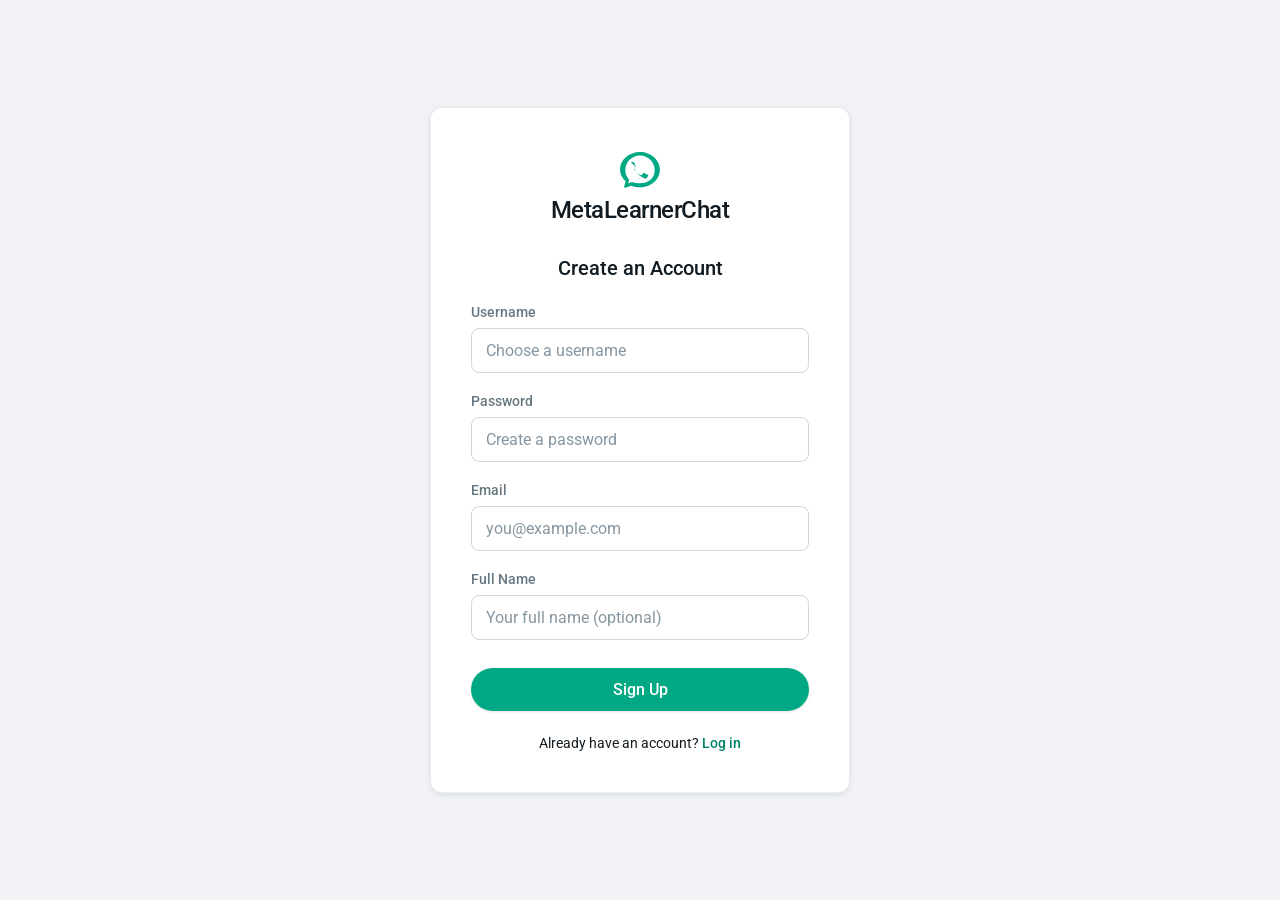
<file: frontend/create_user.html>
<!DOCTYPE html>
<html lang="en">
  <head>
    <meta charset="UTF-8" />
    <meta name="viewport" content="width=device-width, initial-scale=1.0" />
    <title>MetaLearnerChat — Create Account</title>
    <meta name="description" content="Create a new account on MetaLearnerChat." />
    <link rel="icon" type="image/x-icon" href="images/favicon.png" />
    <link rel="stylesheet" href="style.css" />
  </head>
  <body>
    <div class="auth-card">
      <div class="brand">
        <!-- SVG replacing the generic glowing emoji -->
        <svg class="brand-logo" style="width: 48px; height: 48px; margin: 0 auto; display: block; fill: var(--wa-green);" viewBox="0 0 24 24">
          <path d="M12 2C6.48 2 2 5.92 2 10.76c0 2.25 1.05 4.3 2.8 5.86l-.73 2.7c-.1.35.2.66.54.54l3.1-1c1.28.52 2.72.82 4.25.82 5.52 0 10-3.92 10-8.76S17.52 2 12 2zm0 15.68c-1.35 0-2.65-.26-3.83-.73l-2.07.67.48-1.8c-1.2-1.2-1.92-2.84-1.92-4.66C4.66 7 7.95 3.8 12 3.8s7.34 3.2 7.34 7.36-3.29 6.52-7.34 6.52zM9.55 9.07c-.15.42-.3.9-.3 1.05 0 .2.02.42.12.6.28.52 1.02 1.74 2.15 2.74 1.45 1.28 2.58 1.62 3.12 1.8.2.06.45.04.6-.08.23-.2.52-.64.7-1 .18-.36.18-.68.12-.74-.06-.06-.2-.1-.44-.22s-1.33-.65-1.54-.73c-.2-.08-.34-.1-.5.1-.14.2-.6.73-.72.88-.13.16-.26.18-.5.06-.24-.12-1-.37-1.93-1.2-.73-.65-1.2-1.46-1.34-1.7-.13-.24-.01-.38.1-.5.1-.12.23-.28.34-.43.12-.13.17-.23.23-.38s.04-.28-.02-.4c-.06-.12-.48-1.15-.65-1.58-.17-.4-.36-.35-.5-.36h-.4c-.16 0-.44.06-.66.3zm0 0"/>
        </svg>
        <div class="brand-name">MetaLearnerChat</div>
      </div>

      <div class="card-title">Create an Account</div>

      <form id="userForm">
        <div class="form-group">
          <label for="username">Username</label>
          <input
            type="text"
            id="username"
            name="username"
            placeholder="Choose a username"
            autocomplete="username"
            required
          />
        </div>
        <div class="form-group">
          <label for="password">Password</label>
          <input
            type="password"
            id="password"
            name="password"
            placeholder="Create a password"
            autocomplete="new-password"
            required
          />
        </div>
        <div class="form-group">
          <label for="email">Email</label>
          <input
            type="email"
            id="email"
            name="email"
            placeholder="you@example.com"
            autocomplete="email"
            required
          />
        </div>
        <div class="form-group">
          <label for="full_name">Full Name</label>
          <input
            type="text"
            id="full_name"
            name="full_name"
            placeholder="Your full name (optional)"
            autocomplete="name"
          />
        </div>
        <button type="submit" class="btn-primary">Sign Up</button>
      </form>

      <div class="auth-footer">
        Already have an account? 
        <a href="http://127.0.0.1/login.html" class="btn-ghost">Log in</a>
      </div>
    </div>

    <script>
      const BaseUrl = "http://127.0.0.1:8000";
      const FrontBaseUrl = "http://127.0.0.1";

      document.getElementById("userForm").addEventListener("submit", function (event) {
        event.preventDefault();
        const formData = new FormData(document.getElementById("userForm"));
        fetch(BaseUrl + "/user/create", {
          method: "POST",
          headers: { "Content-Type": "application/json" },
          body: JSON.stringify(Object.fromEntries(formData)),
        })
          .then((response) => {
            if (response.ok) return response.json();
            else throw new Error("Failed to create user");
          })
          .then((data) => {
            alert("Account created successfully! You can now log in.");
            window.location.href = FrontBaseUrl + "/login.html";
          })
          .catch((error) => {
            alert(
              "There was a problem creating your account. Username and email must be unique."
            );
          });
      });
    </script>
  </body>
</html>
</file>
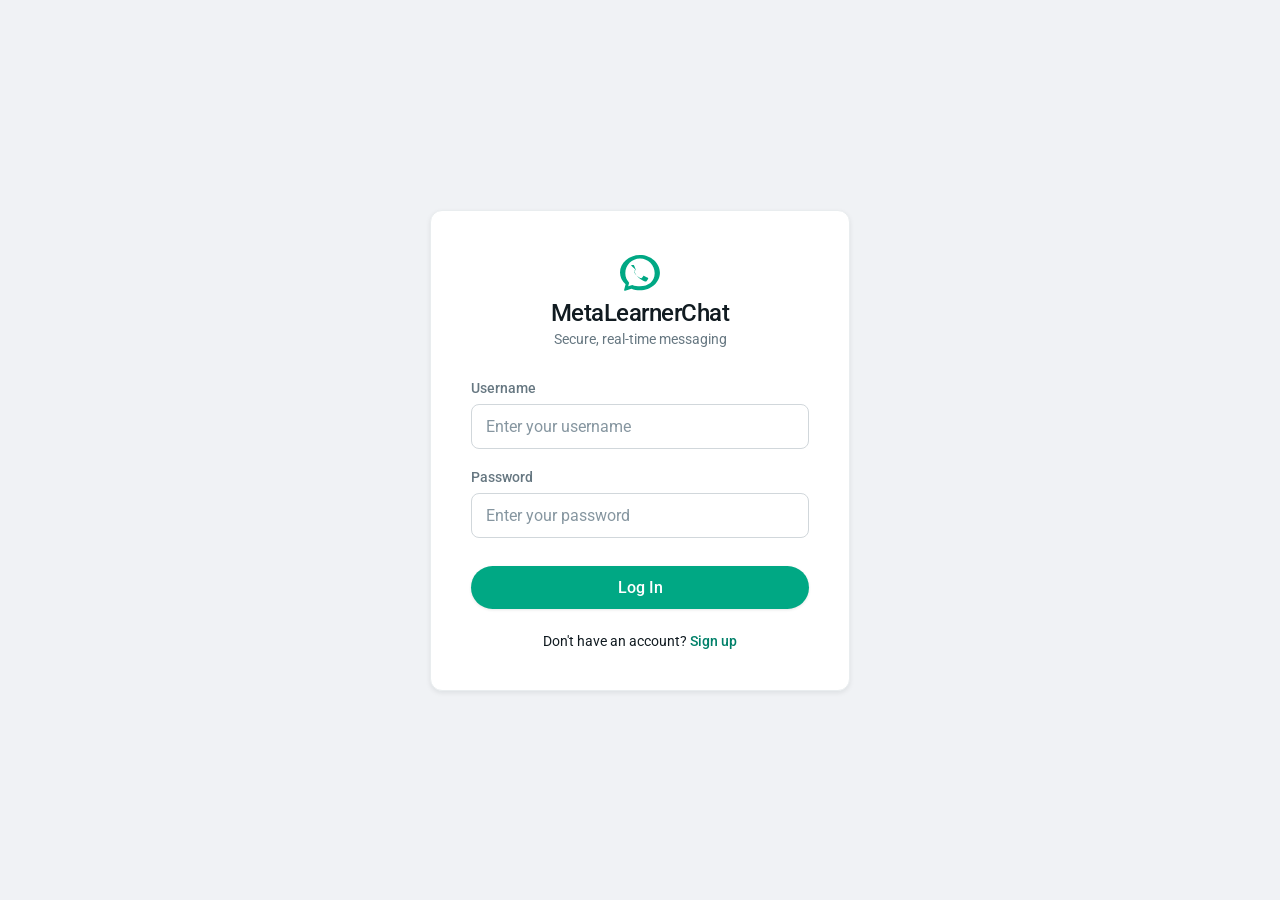
<file: frontend/login.html>
<!DOCTYPE html>
<html lang="en">
  <head>
    <meta charset="UTF-8" />
    <meta name="viewport" content="width=device-width, initial-scale=1.0" />
    <title>MetaLearnerChat — Login</title>
    <meta name="description" content="Sign in to MetaLearnerChat, the real-time WebSocket chat platform." />
    <link rel="icon" type="image/x-icon" href="images/favicon.png" />
    <link rel="stylesheet" href="style.css" />
  </head>
  <body>
    <div class="auth-card">
      <div class="brand">
        <!-- SVG replacing the generic glowing emoji -->
        <svg class="brand-logo" style="width: 48px; height: 48px; margin: 0 auto; display: block; fill: var(--wa-green);" viewBox="0 0 24 24">
          <path d="M12 2C6.48 2 2 5.92 2 10.76c0 2.25 1.05 4.3 2.8 5.86l-.73 2.7c-.1.35.2.66.54.54l3.1-1c1.28.52 2.72.82 4.25.82 5.52 0 10-3.92 10-8.76S17.52 2 12 2zm0 15.68c-1.35 0-2.65-.26-3.83-.73l-2.07.67.48-1.8c-1.2-1.2-1.92-2.84-1.92-4.66C4.66 7 7.95 3.8 12 3.8s7.34 3.2 7.34 7.36-3.29 6.52-7.34 6.52zM9.55 9.07c-.15.42-.3.9-.3 1.05 0 .2.02.42.12.6.28.52 1.02 1.74 2.15 2.74 1.45 1.28 2.58 1.62 3.12 1.8.2.06.45.04.6-.08.23-.2.52-.64.7-1 .18-.36.18-.68.12-.74-.06-.06-.2-.1-.44-.22s-1.33-.65-1.54-.73c-.2-.08-.34-.1-.5.1-.14.2-.6.73-.72.88-.13.16-.26.18-.5.06-.24-.12-1-.37-1.93-1.2-.73-.65-1.2-1.46-1.34-1.7-.13-.24-.01-.38.1-.5.1-.12.23-.28.34-.43.12-.13.17-.23.23-.38s.04-.28-.02-.4c-.06-.12-.48-1.15-.65-1.58-.17-.4-.36-.35-.5-.36h-.4c-.16 0-.44.06-.66.3zm0 0"/>
        </svg>
        <div class="brand-name">MetaLearnerChat</div>
        <div class="brand-tagline">Secure, real-time messaging</div>
      </div>

      <form id="loginForm">
        <div class="form-group">
          <label for="username">Username</label>
          <input
            type="text"
            id="username"
            name="username"
            placeholder="Enter your username"
            autocomplete="username"
            required
          />
        </div>
        <div class="form-group">
          <label for="password">Password</label>
          <input
            type="password"
            id="password"
            name="password"
            placeholder="Enter your password"
            autocomplete="current-password"
            required
          />
        </div>
        <button type="submit" class="btn-primary">Log In</button>
      </form>

      <div class="auth-footer">
        Don't have an account? 
        <a href="http://127.0.0.1/create_user.html" class="btn-ghost">Sign up</a>
      </div>
    </div>

    <script>
      function getCookie(cname) {
        let name = cname + "=";
        let decodedCookie = decodeURIComponent(document.cookie);
        let ca = decodedCookie.split(";");
        for (let i = 0; i < ca.length; i++) {
          let c = ca[i];
          while (c.charAt(0) == " ") c = c.substring(1);
          if (c.indexOf(name) == 0) return c.substring(name.length, c.length);
        }
        return "";
      }
      const token = getCookie("token");
      const username = getCookie("username");
      if (token && username) {
        window.location.href = "http://127.0.0.1/chat.html";
      }

      function setCookie(cname, cvalue, exdays) {
        const d = new Date();
        d.setTime(d.getTime() + exdays * 24 * 60 * 60 * 1000);
        let expires = "expires=" + d.toUTCString();
        document.cookie = cname + "=" + cvalue + ";" + expires + ";path=/";
      }

      document.getElementById("loginForm").addEventListener("submit", function (event) {
        event.preventDefault();
        const username = document.getElementById("username").value;
        const password = document.getElementById("password").value;

        fetch("http://127.0.0.1:8000/token", {
          method: "POST",
          body: new URLSearchParams({ username, password }),
          headers: {
            "Content-Type": "application/x-www-form-urlencoded;charset=UTF-8",
          },
        })
          .then((response) => response.json())
          .then((data) => {
            if (data.access_token) {
              setCookie("token", data.access_token, 30);
              setCookie("username", username, 30);
              window.location.href = "http://127.0.0.1";
            } else {
              alert("Authentication failed. Please check your credentials.");
            }
          })
          .catch((error) => console.error("Error:", error));
      });
    </script>
  </body>
</html>
</file>
<file: frontend/style.css>
/* ===========================
   MetaLearnerChat — Shared Design System
   WhatsApp/Telegram Light Mode Theme
   =========================== */

@import url('https://fonts.googleapis.com/css2?family=Roboto:wght@400;500;700&display=swap');

/* ── CSS Custom Properties ── */
:root {
  /* Backgrounds */
  --bg-app: #f0f2f5;       /* Light grey app background (WhatsApp style) */
  --bg-card: #ffffff;      /* Solid white cards */
  --bg-chat: #efeae2;      /* Off-white chat area background */
  
  /* Accents */
  --wa-green: #00a884;     /* Primary WhatsApp green */
  --wa-green-dark: #008069;
  --wa-green-light: #d9fdd3; /* Sent message bubble color */
  --tg-blue: #3390ec;      /* Telegram blue alternative */

  /* Text Colors */
  --text-primary: #111b21; /* Near black */
  --text-secondary: #667781; /* Medium grey */
  --text-muted: #8696a0;   /* Light grey */

  /* Borders & Elements */
  --border-light: #e9edef;
  --border-input: #d1d7db;
  --input-bg: #ffffff;
  --shadow-subtle: 0 2px 5px rgba(11, 20, 26, 0.08);
  --shadow-hover: 0 4px 12px rgba(11, 20, 26, 0.12);

  /* Radii */
  --radius-card: 12px;
  --radius-btn: 24px;      /* Pill buttons */
  --radius-input: 8px;     /* Slightly rounded inputs */

  --transition: 0.2s ease;
}

/* ── Reset ── */
*, *::before, *::after {
  margin: 0;
  padding: 0;
  box-sizing: border-box;
}

html { scroll-behavior: smooth; }

body {
  font-family: 'Roboto', -apple-system, BlinkMacSystemFont, "Segoe UI", Helvetica, Arial, sans-serif;
  background-color: var(--bg-app);
  color: var(--text-primary);
  min-height: 100vh;
  display: flex;
  justify-content: center;
  align-items: center;
  -webkit-font-smoothing: antialiased;
}

/* ── Authentication Card ── */
.auth-card {
  background: var(--bg-card);
  border-radius: var(--radius-card);
  box-shadow: var(--shadow-subtle);
  padding: 40px;
  width: 100%;
  max-width: 420px;
  border: 1px solid var(--border-light);
}

/* ── Brand Header ── */
.brand {
  text-align: center;
  margin-bottom: 32px;
}
.brand-logo {
  font-size: 2.5rem;
  display: block;
  margin-bottom: 8px;
  color: var(--wa-green);
}
.brand-name {
  font-size: 1.5rem;
  font-weight: 500;
  color: var(--text-primary);
  letter-spacing: -0.5px;
}
.brand-tagline {
  font-size: 0.9rem;
  color: var(--text-secondary);
  margin-top: 4px;
}

/* ── Forms ── */
.form-group {
  margin-bottom: 20px;
}
.form-group label {
  display: block;
  font-size: 0.85rem;
  font-weight: 500;
  color: var(--text-secondary);
  margin-bottom: 8px;
}
.form-group input {
  width: 100%;
  background: var(--input-bg);
  border: 1px solid var(--border-input);
  border-radius: var(--radius-input);
  color: var(--text-primary);
  font-family: inherit;
  font-size: 1rem;
  padding: 12px 14px;
  transition: border-color var(--transition);
  outline: none;
}
.form-group input::placeholder {
  color: var(--text-muted);
}
.form-group input:focus {
  border-color: var(--wa-green);
  /* Optional slight inner shadow instead of an outer glow for a flatter look */
  box-shadow: inset 0 0 0 1px var(--wa-green);
}

/* ── Buttons ── */
.btn-primary {
  width: 100%;
  padding: 12px 24px;
  background-color: var(--wa-green);
  color: #ffffff;
  border: none;
  border-radius: var(--radius-btn);
  font-family: inherit;
  font-size: 1rem;
  font-weight: 500;
  cursor: pointer;
  transition: background-color var(--transition), box-shadow var(--transition);
  margin-top: 8px;
  box-shadow: 0 1px 3px rgba(0,0,0,0.1);
}
.btn-primary:hover {
  background-color: var(--wa-green-dark);
  box-shadow: 0 2px 6px rgba(0,0,0,0.15);
}
.btn-primary:active {
  transform: translateY(1px);
}

.auth-footer {
  text-align: center;
  margin-top: 24px;
  font-size: 0.9rem;
}

.btn-ghost {
  display: inline-block;
  color: var(--wa-green-dark);
  font-weight: 500;
  text-decoration: none;
  transition: color var(--transition);
}
.btn-ghost:hover {
  color: var(--wa-green);
  text-decoration: underline;
}

.card-title {
  font-size: 1.25rem;
  font-weight: 500;
  text-align: center;
  margin-bottom: 24px;
  color: var(--text-primary);
}

/* ── Desktop App Layout ── */
.app-wrapper {
  display: flex;
  width: 100vw;
  height: 100vh;
  overflow: hidden;
  position: absolute;
  top: 0;
  left: 0;
  background-color: var(--bg-app);
}

.left-pane {
  display: flex;
  flex-direction: column;
  width: 30%;
  min-width: 320px;
  max-width: 420px;
  height: 100%;
  background: #ffffff;
  border-right: 1px solid var(--border-light);
  flex-shrink: 0;
  z-index: 10; /* above right pane shadow if any */
}

.right-pane {
  display: flex;
  flex-direction: column;
  flex: 1;
  height: 100%;
  background-color: var(--bg-app);
  position: relative;
  min-width: 0; /* allows flexbox to shrink below content size if necessary */
}

.empty-state-pane {
  flex: 1;
  display: flex;
  flex-direction: column;
  justify-content: center;
  align-items: center;
  background-color: var(--bg-app);
  color: var(--text-secondary);
  border-bottom: 6px solid var(--wa-green);
}
.empty-state-title {
  margin-top: 24px;
  font-size: 2rem;
  font-weight: 300;
  color: #41525d;
}
.empty-state-text {
  margin-top: 16px;
  font-size: 0.9rem;
  color: #667781;
}
</file>
